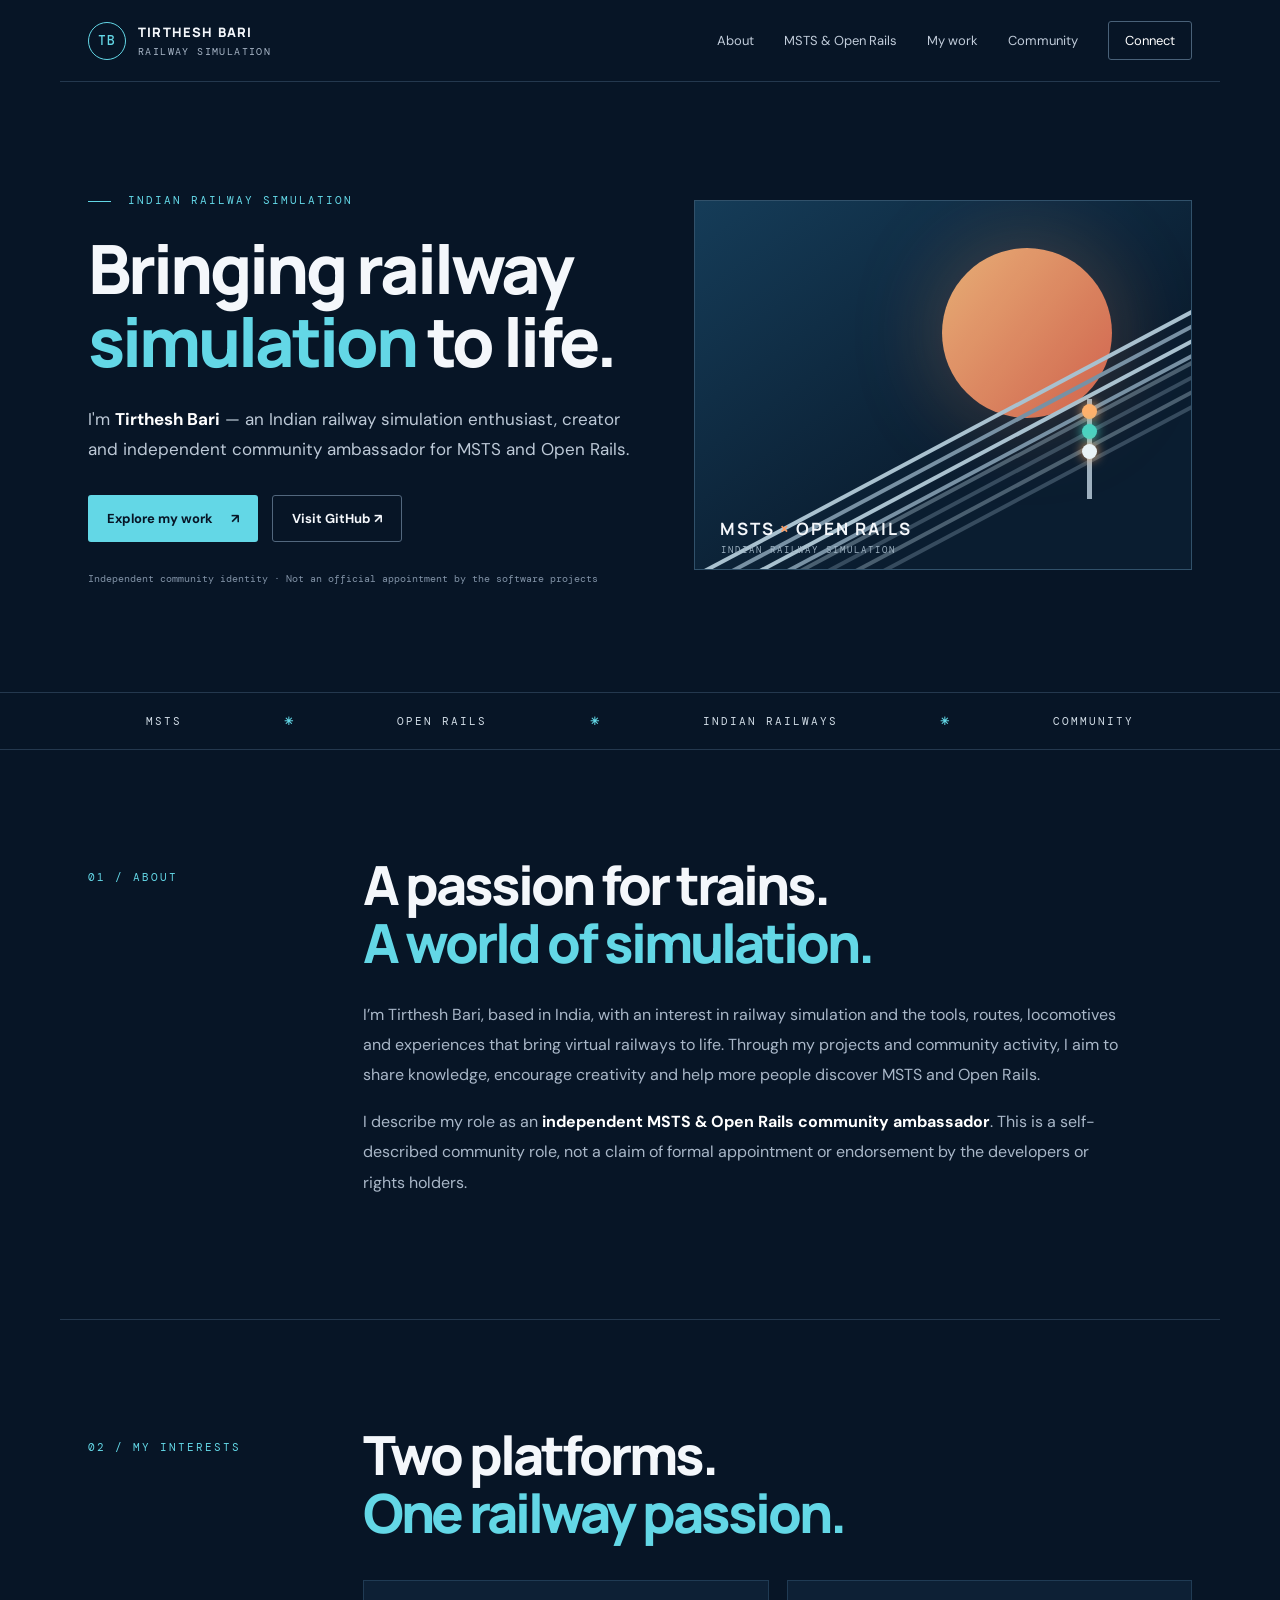
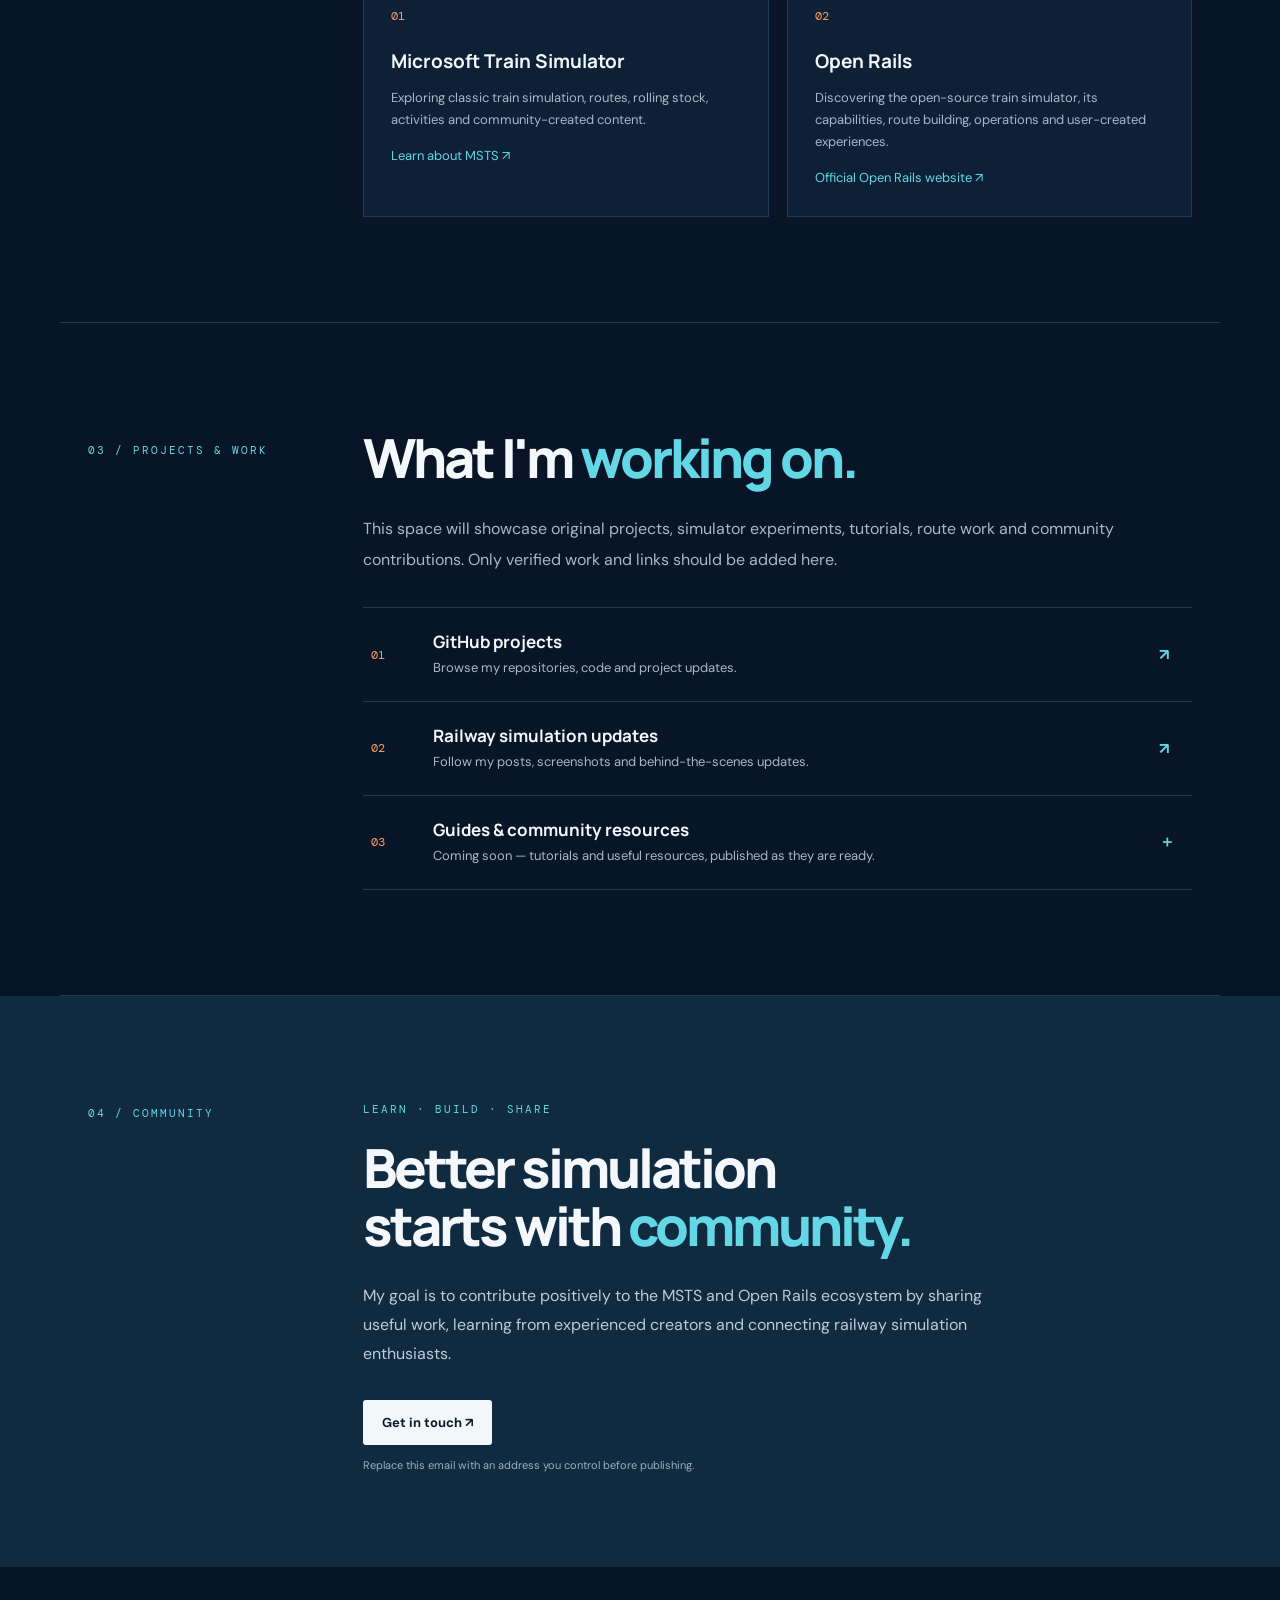
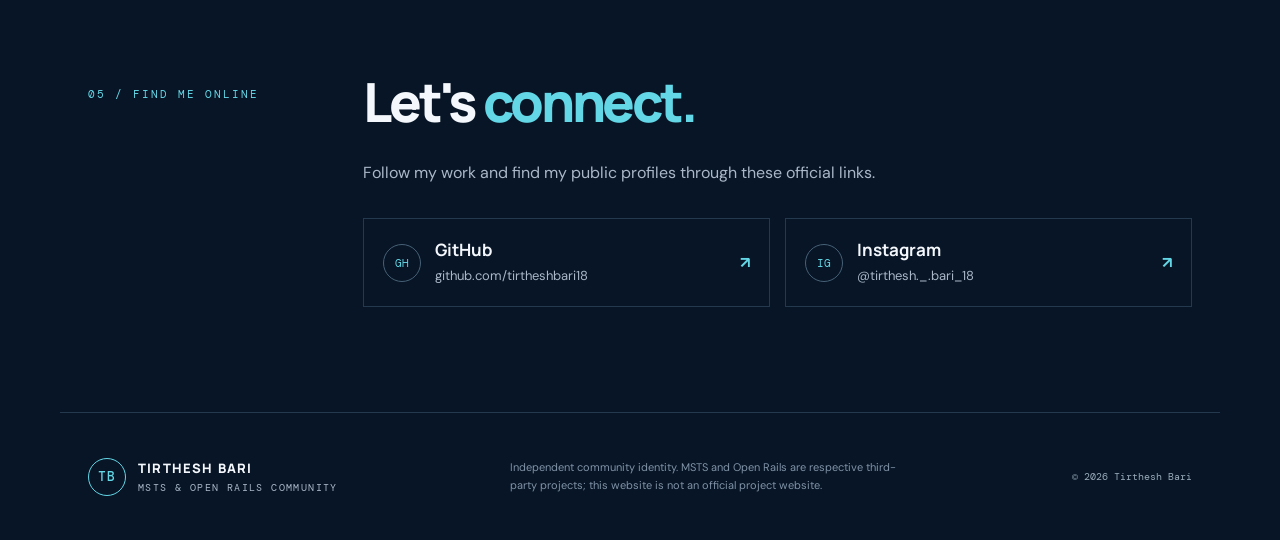
<file: index.html>
<!doctype html>
<html lang="en">
<head>
  <meta charset="utf-8"><meta name="viewport" content="width=device-width, initial-scale=1">
  <title>Tirthesh Bari | MSTS & Open Rails Community</title>
  <meta name="description" content="Discover Tirthesh Bari, an Indian railway simulation enthusiast and independent MSTS and Open Rails community ambassador. Explore projects, resources and community contributions.">
  <meta name="keywords" content="Tirthesh Bari, MSTS, Microsoft Train Simulator, Open Rails, Indian Railways simulator, train simulation India">
  <meta name="author" content="Tirthesh Bari"><meta name="robots" content="index,follow,max-image-preview:large">
  <!-- Before publishing: replace YOUR-DOMAIN.com with your real domain in canonical, Open Graph and sitemap.xml. -->
  <link rel="canonical" href="https://tirtheshbari18.github.io/">
  <meta property="og:type" content="website"><meta property="og:title" content="Tirthesh Bari | MSTS & Open Rails Community"><meta property="og:description" content="Indian railway simulation enthusiast, creator and independent community ambassador."><meta property="og:url" content="https://tirtheshbari18.github.io/"><meta property="og:image" content="https://tirtheshbari18.github.io/assets/social-card.svg">
  <meta name="twitter:card" content="summary_large_image"><meta name="theme-color" content="#071526">
  <link rel="icon" href="assets/favicon.svg" type="image/svg+xml"><link rel="stylesheet" href="styles.css">
  <script type="application/ld+json">
  {
    "@context":"https://schema.org",
    "@type":"ProfilePage",
    "name":"Tirthesh Bari — MSTS & Open Rails Community",
    "url":"https://tirtheshbari18.github.io/",
    "mainEntity":{
      "@type":"Person",
      "@id":"https://tirtheshbari18.github.io/#tirthesh-bari",
      "name":"Tirthesh Bari",
      "alternateName":"Tirthesh Bari",
      "url":"https://tirtheshbari18.github.io/",
      "description":"Indian railway simulation enthusiast, creator and independent community ambassador focused on Microsoft Train Simulator (MSTS) and Open Rails.",
      "sameAs":["https://github.com/tirtheshbari18","https://www.instagram.com/tirthesh._.bari_18/"],
      "knowsAbout":["Microsoft Train Simulator","Open Rails","Indian Railways","Railway simulation"]
    }
  }
  </script>
</head>
<body>
<header class="site-header"><a class="brand" href="index.html"><span class="brand-mark">TB</span><span>TIRTHESH BARI<small>RAILWAY SIMULATION</small></span></a><button class="menu-toggle" aria-label="Open navigation" aria-expanded="false">☰</button><nav id="nav"><a href="#about">About</a><a href="#focus">MSTS & Open Rails</a><a href="#work">My work</a><a href="#community">Community</a><a class="nav-cta" href="#connect">Connect</a></nav></header>
<main>
<section class="hero"><div class="hero-copy"><p class="eyebrow"><span></span> INDIAN RAILWAY SIMULATION</p><h1>Bringing railway<br><em>simulation</em> to life.</h1><p class="hero-lead">I'm <strong>Tirthesh Bari</strong> — an Indian railway simulation enthusiast, creator and independent community ambassador for MSTS and Open Rails.</p><div class="hero-actions"><a class="button primary" href="#work">Explore my work <b>↗</b></a><a class="button ghost" href="https://github.com/tirtheshbari18" target="_blank" rel="noopener">Visit GitHub ↗</a></div><div class="hero-note">Independent community identity · Not an official appointment by the software projects</div></div><div class="hero-art" aria-label="Abstract railway track illustration"><div class="sun"></div><div class="track track-one"></div><div class="track track-two"></div><div class="signal"><i></i><i></i><i></i></div><div class="art-label">MSTS <span>×</span> OPEN RAILS</div><div class="art-sub">INDIAN RAILWAY SIMULATION</div></div></section>
<section class="ticker"><span>MSTS</span><b>✳</b><span>OPEN RAILS</span><b>✳</b><span>INDIAN RAILWAYS</span><b>✳</b><span>COMMUNITY</span></section>
<section class="section about" id="about"><div class="section-tag">01 / ABOUT</div><div><h2>A passion for trains.<br><em>A world of simulation.</em></h2><p class="body-copy">I’m Tirthesh Bari, based in India, with an interest in railway simulation and the tools, routes, locomotives and experiences that bring virtual railways to life. Through my projects and community activity, I aim to share knowledge, encourage creativity and help more people discover MSTS and Open Rails.</p><p class="body-copy">I describe my role as an <strong>independent MSTS & Open Rails community ambassador</strong>. This is a self-described community role, not a claim of formal appointment or endorsement by the developers or rights holders.</p></div></section>
<section class="section focus" id="focus"><div class="section-tag">02 / MY INTERESTS</div><div><h2>Two platforms.<br><em>One railway passion.</em></h2><div class="feature-grid"><article class="feature"><div class="feature-icon">01</div><h3>Microsoft Train Simulator</h3><p>Exploring classic train simulation, routes, rolling stock, activities and community-created content.</p><a href="https://en.wikipedia.org/wiki/Microsoft_Train_Simulator" target="_blank" rel="noopener">Learn about MSTS ↗</a></article><article class="feature"><div class="feature-icon">02</div><h3>Open Rails</h3><p>Discovering the open-source train simulator, its capabilities, route building, operations and user-created experiences.</p><a href="https://openrails.org/" target="_blank" rel="noopener">Official Open Rails website ↗</a></article></div></div></section>
<section class="section work" id="work"><div class="section-tag">03 / PROJECTS & WORK</div><div><h2>What I'm <em>working on.</em></h2><p class="body-copy">This space will showcase original projects, simulator experiments, tutorials, route work and community contributions. Only verified work and links should be added here.</p><div class="work-list"><a href="https://github.com/tirtheshbari18" target="_blank" rel="noopener"><span>01</span><div><h3>GitHub projects</h3><p>Browse my repositories, code and project updates.</p></div><b>↗</b></a><a href="https://www.instagram.com/tirthesh._.bari_18/" target="_blank" rel="noopener"><span>02</span><div><h3>Railway simulation updates</h3><p>Follow my posts, screenshots and behind-the-scenes updates.</p></div><b>↗</b></a><div class="work-placeholder"><span>03</span><div><h3>Guides & community resources</h3><p>Coming soon — tutorials and useful resources, published as they are ready.</p></div><b>＋</b></div></div></div></section>
<section class="community" id="community"><div class="section-tag">04 / COMMUNITY</div><div><p class="eyebrow">LEARN · BUILD · SHARE</p><h2>Better simulation<br>starts with <em>community.</em></h2><p>My goal is to contribute positively to the MSTS and Open Rails ecosystem by sharing useful work, learning from experienced creators and connecting railway simulation enthusiasts.</p><a class="button light" href="mailto:hello@YOUR-DOMAIN.com">Get in touch ↗</a><small>Replace this email with an address you control before publishing.</small></div></section>
<section class="section connect" id="connect"><div class="section-tag">05 / FIND ME ONLINE</div><div><h2>Let's <em>connect.</em></h2><p class="body-copy">Follow my work and find my public profiles through these official links.</p><div class="social-grid"><a href="https://github.com/tirtheshbari18" target="_blank" rel="noopener"><span class="social-symbol">GH</span><div><h3>GitHub</h3><p>github.com/tirtheshbari18</p></div><b>↗</b></a><a href="https://www.instagram.com/tirthesh._.bari_18/" target="_blank" rel="noopener"><span class="social-symbol">IG</span><div><h3>Instagram</h3><p>@tirthesh._.bari_18</p></div><b>↗</b></a></div></div></section>
</main><footer><a class="brand" href="index.html"><span class="brand-mark">TB</span><span>TIRTHESH BARI<small>MSTS & OPEN RAILS COMMUNITY</small></span></a><p>Independent community identity. MSTS and Open Rails are respective third-party projects; this website is not an official project website.</p><span>© <span id="year"></span> Tirthesh Bari</span></footer><script src="script.js"></script>
</body></html>
</file>
<file: styles.css>
@import url('https://fonts.googleapis.com/css2?family=DM+Mono:wght@400;500&family=DM+Sans:wght@400;500;600;700&family=Manrope:wght@400;500;600;700;800&display=swap');
:root{--bg:#071526;--panel:#0d2035;--ink:#f4f7fb;--muted:#a9b7c8;--line:#24384e;--cyan:#63d7e6;--orange:#ff9c61;--max:1160px}*{box-sizing:border-box}html{scroll-behavior:smooth;scroll-padding-top:90px}body{margin:0;background:var(--bg);color:var(--ink);font-family:'DM Sans',sans-serif}a{color:inherit;text-decoration:none}.site-header{height:82px;max-width:var(--max);padding:0 28px;margin:auto;display:flex;align-items:center;justify-content:space-between;border-bottom:1px solid var(--line)}.brand{display:flex;align-items:center;gap:12px;font:800 13px Manrope;letter-spacing:1.2px}.brand small{display:block;color:var(--muted);font:10px 'DM Mono';letter-spacing:1.4px;margin-top:4px}.brand-mark{width:38px;height:38px;border:1px solid var(--cyan);color:var(--cyan);display:grid;place-items:center;font:500 13px 'DM Mono';border-radius:50%}nav{display:flex;align-items:center;gap:30px;color:#c1ccda;font-size:13px}nav a:hover,.feature a:hover{color:var(--cyan)}.nav-cta{border:1px solid #496178;padding:10px 16px;border-radius:3px;color:white}.menu-toggle{display:none;background:none;color:white;border:0;font-size:24px}.hero{max-width:var(--max);margin:auto;padding:100px 28px 105px;display:grid;grid-template-columns:1fr .92fr;gap:65px;align-items:center;min-height:590px}.eyebrow,.section-tag{font:11px 'DM Mono';letter-spacing:2px;color:var(--cyan)}.eyebrow span{display:inline-block;width:23px;height:1px;background:var(--cyan);vertical-align:middle;margin-right:8px}.hero h1,h2{font:800 clamp(42px,5.4vw,68px)/1.08 Manrope;letter-spacing:-3px;margin:25px 0}.hero h1 em,h2 em{font-style:normal;color:var(--cyan)}.hero-lead{font-size:17px;line-height:1.8;color:#bdc9d7;max-width:560px}.hero-lead strong{color:white}.hero-actions{display:flex;gap:14px;margin-top:30px;flex-wrap:wrap}.button{display:inline-flex;gap:18px;align-items:center;padding:14px 19px;font-size:13px;font-weight:700;border-radius:3px}.primary{background:var(--cyan);color:#071526}.ghost{border:1px solid #52677d}.hero-note{font:10px 'DM Mono';color:#8293a7;margin-top:28px;line-height:1.7}.hero-art{height:370px;position:relative;overflow:hidden;background:linear-gradient(145deg,#153c58,#0a1d30 65%);border:1px solid #31516a}.sun{position:absolute;width:170px;height:170px;border-radius:50%;background:linear-gradient(130deg,#ffbc7b,#e66b52);right:16%;top:13%;opacity:.9;box-shadow:0 0 90px #e68c5c55}.track{position:absolute;width:150%;height:4px;background:#a9c1cf;transform:rotate(-28deg);left:-20%;top:62%;box-shadow:0 13px 0 #7891a4,0 26px 0 #a9c1cf,0 39px 0 #7891a4}.track-two{top:76%;opacity:.4}.signal{position:absolute;right:20%;bottom:19%;width:5px;height:100px;background:#9eb0bf}.signal i{display:block;width:15px;height:15px;border-radius:50%;background:#ffb16c;margin:5px 0 0 -5px;box-shadow:0 0 12px #ffb16c}.signal i:nth-child(2){background:#4bd2c0;box-shadow:0 0 12px #4bd2c0}.signal i:nth-child(3){background:#e9f2f6}.art-label{position:absolute;left:25px;bottom:29px;font:700 17px Manrope;letter-spacing:2px}.art-label span{color:var(--orange)}.art-sub{position:absolute;left:26px;bottom:13px;color:#9fb3c3;font:9px 'DM Mono';letter-spacing:2px}.ticker{border-block:1px solid var(--line);padding:21px 5%;display:flex;justify-content:space-evenly;gap:20px;flex-wrap:wrap;color:#d0dbe5;font:11px 'DM Mono';letter-spacing:2px}.ticker b{color:var(--cyan)}.section{max-width:var(--max);margin:auto;padding:105px 28px;display:grid;grid-template-columns:220px 1fr;gap:55px;border-bottom:1px solid var(--line)}.section-tag{padding-top:15px}.section h2,.community h2{font-size:clamp(36px,4.4vw,54px);margin:0 0 28px}.body-copy{color:var(--muted);font-size:16px;line-height:1.9;max-width:760px}.body-copy strong{color:white}.feature-grid{display:grid;grid-template-columns:1fr 1fr;gap:18px;margin-top:38px}.feature{background:var(--panel);padding:27px;border:1px solid #203b54;min-height:220px}.feature-icon{font:12px 'DM Mono';color:var(--orange)}.feature h3{font:700 19px Manrope;margin:24px 0 10px}.feature p,.feature a{font-size:13px;line-height:1.7;color:var(--muted)}.feature a{color:var(--cyan)}.work-list{margin-top:32px;border-top:1px solid var(--line)}.work-list>a,.work-placeholder{display:grid;grid-template-columns:50px 1fr 25px;align-items:center;gap:12px;padding:22px 8px;border-bottom:1px solid var(--line)}.work-list>a>span,.work-placeholder>span{font:12px 'DM Mono';color:var(--orange)}.work-list h3,.work-placeholder h3,.social-grid h3{font:700 17px Manrope;margin:0 0 5px}.work-list p,.work-placeholder p,.social-grid p{font-size:13px;color:var(--muted);margin:0;line-height:1.6}.work-list>a>b,.work-placeholder>b{color:var(--cyan)}.work-list>a:hover{background:#0b1c2e}.community{background:#102a40;padding:95px max(28px,calc((100% - var(--max))/2 + 28px));display:grid;grid-template-columns:220px 1fr;gap:55px}.community h2{margin-top:22px}.community p:not(.eyebrow){max-width:650px;color:#bdcbd8;line-height:1.8}.button.light{background:#f2f7fa;color:#0b1b2b;margin-top:15px}.community small{display:block;color:#9db0c0;font-size:11px;margin-top:13px}.social-grid{display:grid;grid-template-columns:1fr 1fr;gap:15px;margin-top:30px}.social-grid>a{display:flex;align-items:center;gap:14px;padding:19px;border:1px solid var(--line)}.social-grid>a>b{margin-left:auto;color:var(--cyan)}.social-symbol{border:1px solid #476176;color:var(--cyan);width:38px;height:38px;border-radius:50%;display:grid;place-items:center;font:11px 'DM Mono'}footer{max-width:var(--max);padding:35px 28px;margin:auto;display:flex;align-items:center;justify-content:space-between;gap:25px}footer p{max-width:390px;color:#8193a7;font-size:11px;line-height:1.6}footer>span{font:10px 'DM Mono';color:#9aabba}@media(max-width:760px){.site-header{height:70px;padding:0 20px}.menu-toggle{display:block}nav{display:none;position:absolute;z-index:5;top:70px;left:0;right:0;background:#0b1c2e;padding:20px;flex-direction:column;align-items:stretch;gap:18px;border-bottom:1px solid var(--line)}nav.open{display:flex}.hero{padding:72px 22px;grid-template-columns:1fr;gap:42px}.hero h1{font-size:49px}.hero-art{height:290px}.section,.community{padding:70px 22px;grid-template-columns:1fr;gap:22px}.section h2,.community h2{font-size:39px}.feature-grid,.social-grid{grid-template-columns:1fr}.ticker{font-size:9px}footer{padding:30px 22px;align-items:flex-start;flex-direction:column;gap:15px}}
</file>
